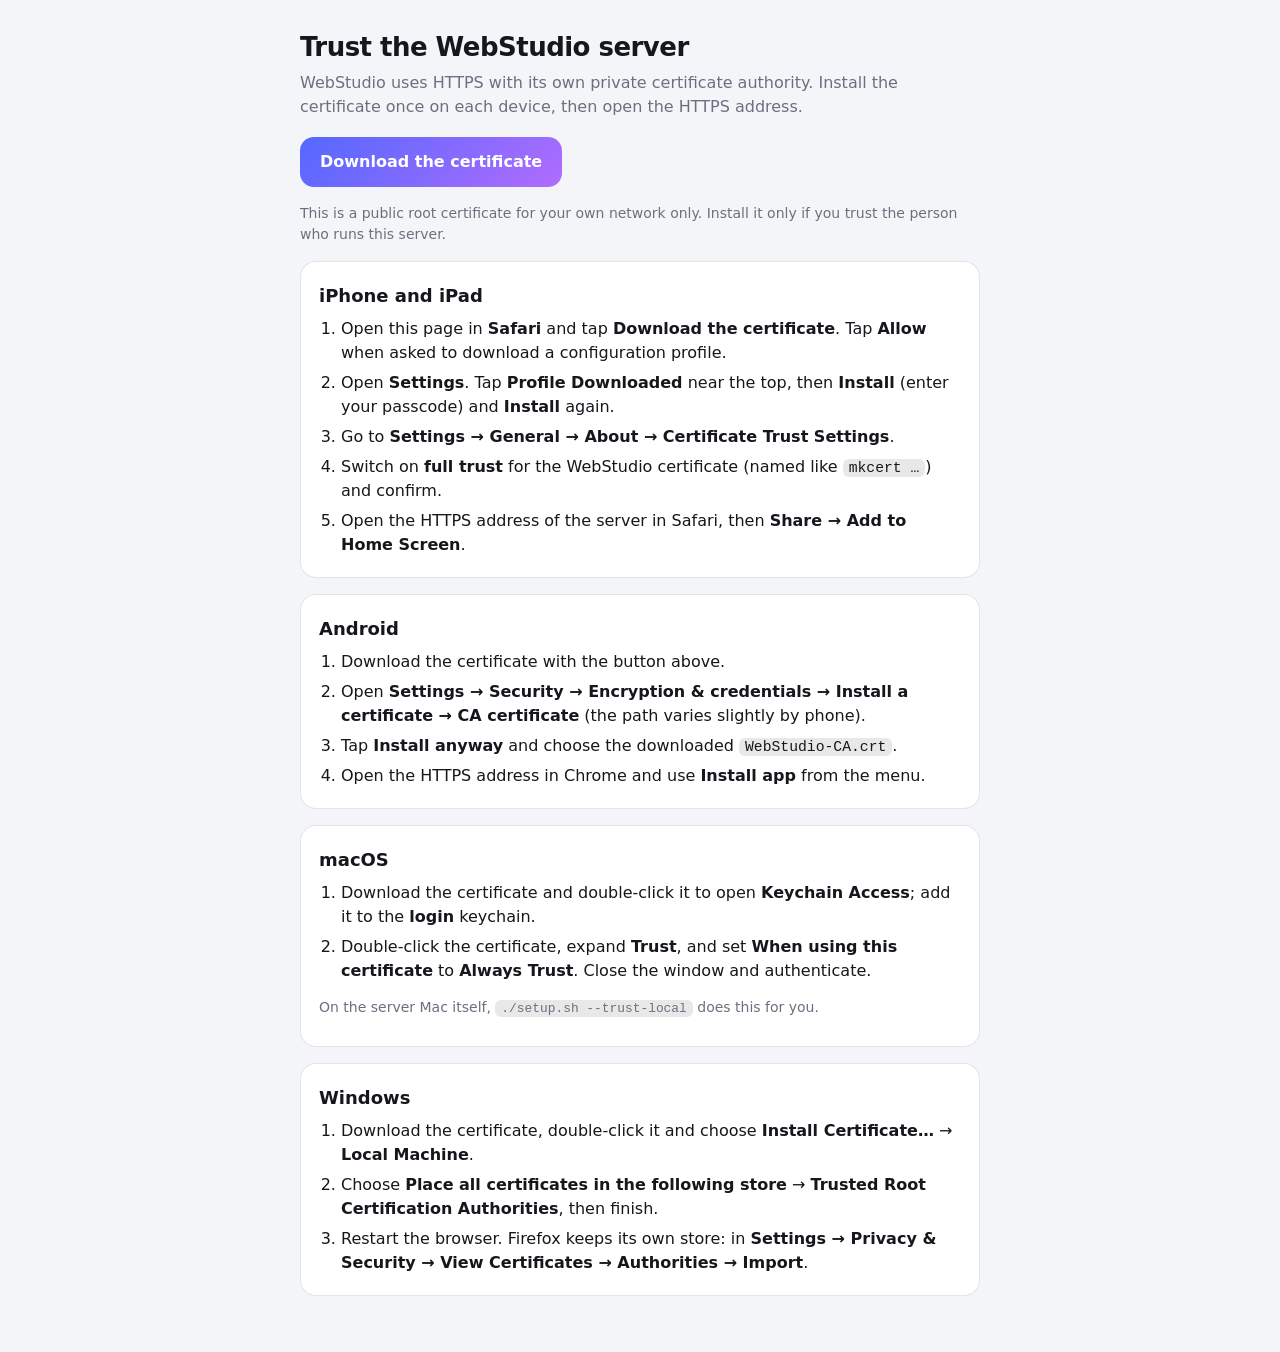
<file: webstudio/static/ca.html>
<!doctype html>
<html lang="en">
<head>
<meta charset="utf-8">
<meta name="viewport" content="width=device-width, initial-scale=1">
<title>WebStudio: trust this server</title>
<meta name="color-scheme" content="dark light">
<style>
  :root { --bg:#0b0c0f; --panel:#14161b; --text:#ecedf1; --dim:#9298a5; --accent:#7c8cff; --line:rgba(255,255,255,.1); }
  @media (prefers-color-scheme: light) { :root { --bg:#f4f5f8; --panel:#fff; --text:#15171c; --dim:#6a7080; --accent:#5468ff; --line:rgba(0,0,0,.1); } }
  body { margin:0; background:var(--bg); color:var(--text); font:16px/1.5 -apple-system,BlinkMacSystemFont,"Segoe UI",Roboto,system-ui,sans-serif; padding:max(20px,env(safe-area-inset-top)) 18px 40px; }
  main { max-width:680px; margin:0 auto; }
  h1 { font-size:26px; letter-spacing:-.02em; margin:8px 0 4px; }
  p.lead { color:var(--dim); margin:0 0 18px; }
  .btn { display:inline-block; background:linear-gradient(135deg,var(--accent),#b06cff); color:#fff; text-decoration:none; font-weight:650; padding:13px 20px; border-radius:14px; }
  section { background:var(--panel); border:1px solid var(--line); border-radius:16px; padding:6px 18px 14px; margin:16px 0; }
  h2 { font-size:18px; margin:14px 0 2px; }
  ol { padding-left:22px; margin:8px 0 0; } li { margin:6px 0; }
  code { background:rgba(127,127,127,.18); padding:1px 6px; border-radius:6px; font-size:.92em; }
  .note { color:var(--dim); font-size:14px; }
</style>
</head>
<body>
<main>
  <h1>Trust the WebStudio server</h1>
  <p class="lead">WebStudio uses HTTPS with its own private certificate authority. Install the certificate once on each device, then open the HTTPS address.</p>
  <p><a class="btn" href="/ca/rootCA.crt">Download the certificate</a></p>
  <p class="note">This is a public root certificate for your own network only. Install it only if you trust the person who runs this server.</p>

  <section>
    <h2>iPhone and iPad</h2>
    <ol>
      <li>Open this page in <b>Safari</b> and tap <b>Download the certificate</b>. Tap <b>Allow</b> when asked to download a configuration profile.</li>
      <li>Open <b>Settings</b>. Tap <b>Profile Downloaded</b> near the top, then <b>Install</b> (enter your passcode) and <b>Install</b> again.</li>
      <li>Go to <b>Settings &rarr; General &rarr; About &rarr; Certificate Trust Settings</b>.</li>
      <li>Switch on <b>full trust</b> for the WebStudio certificate (named like <code>mkcert &hellip;</code>) and confirm.</li>
      <li>Open the HTTPS address of the server in Safari, then <b>Share &rarr; Add to Home Screen</b>.</li>
    </ol>
  </section>

  <section>
    <h2>Android</h2>
    <ol>
      <li>Download the certificate with the button above.</li>
      <li>Open <b>Settings &rarr; Security &rarr; Encryption &amp; credentials &rarr; Install a certificate &rarr; CA certificate</b> (the path varies slightly by phone).</li>
      <li>Tap <b>Install anyway</b> and choose the downloaded <code>WebStudio-CA.crt</code>.</li>
      <li>Open the HTTPS address in Chrome and use <b>Install app</b> from the menu.</li>
    </ol>
  </section>

  <section>
    <h2>macOS</h2>
    <ol>
      <li>Download the certificate and double-click it to open <b>Keychain Access</b>; add it to the <b>login</b> keychain.</li>
      <li>Double-click the certificate, expand <b>Trust</b>, and set <b>When using this certificate</b> to <b>Always Trust</b>. Close the window and authenticate.</li>
    </ol>
    <p class="note">On the server Mac itself, <code>./setup.sh --trust-local</code> does this for you.</p>
  </section>

  <section>
    <h2>Windows</h2>
    <ol>
      <li>Download the certificate, double-click it and choose <b>Install Certificate&hellip;</b> &rarr; <b>Local Machine</b>.</li>
      <li>Choose <b>Place all certificates in the following store</b> &rarr; <b>Trusted Root Certification Authorities</b>, then finish.</li>
      <li>Restart the browser. Firefox keeps its own store: in <b>Settings &rarr; Privacy &amp; Security &rarr; View Certificates &rarr; Authorities &rarr; Import</b>.</li>
    </ol>
  </section>
</main>
</body>
</html>
</file>
